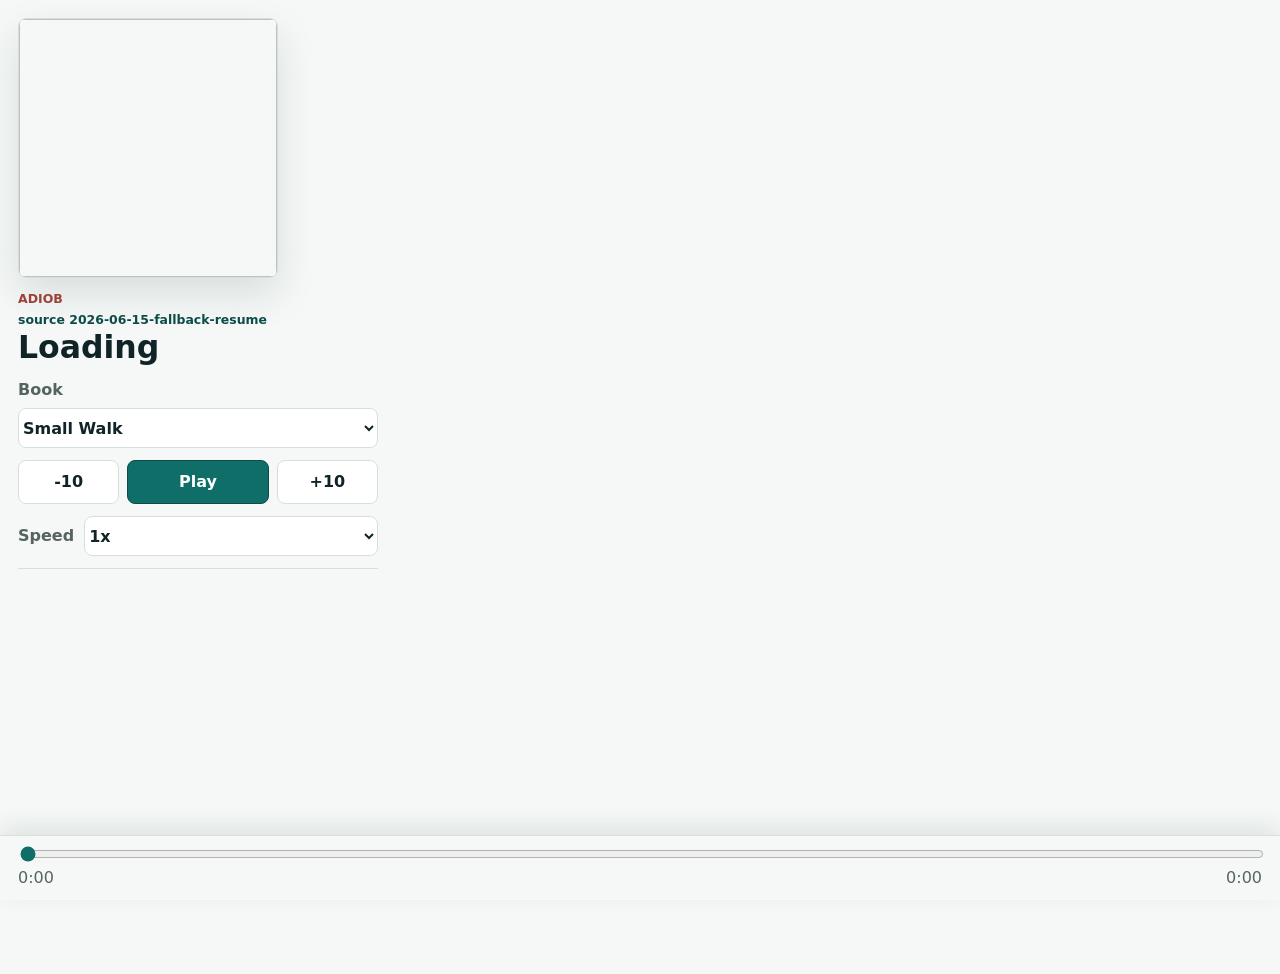
<file: index.html>
<!doctype html>
<html lang="en">
  <head>
    <meta charset="utf-8" />
    <meta name="viewport" content="width=device-width, initial-scale=1" />
    <meta name="color-scheme" content="light" />
    <meta http-equiv="refresh" content="0; url=field-notes-819a/" />
    <link rel="canonical" href="field-notes-819a/" />
    <title>adiob</title>
    <link rel="stylesheet" href="src/style.css" />
  </head>
  <body>
    <main class="fake-page" aria-labelledby="page-title">
      <h1 id="page-title">adiob</h1>
      <p><a href="field-notes-819a/">Open the audiobook reader</a></p>
    </main>
  </body>
</html>
</file>
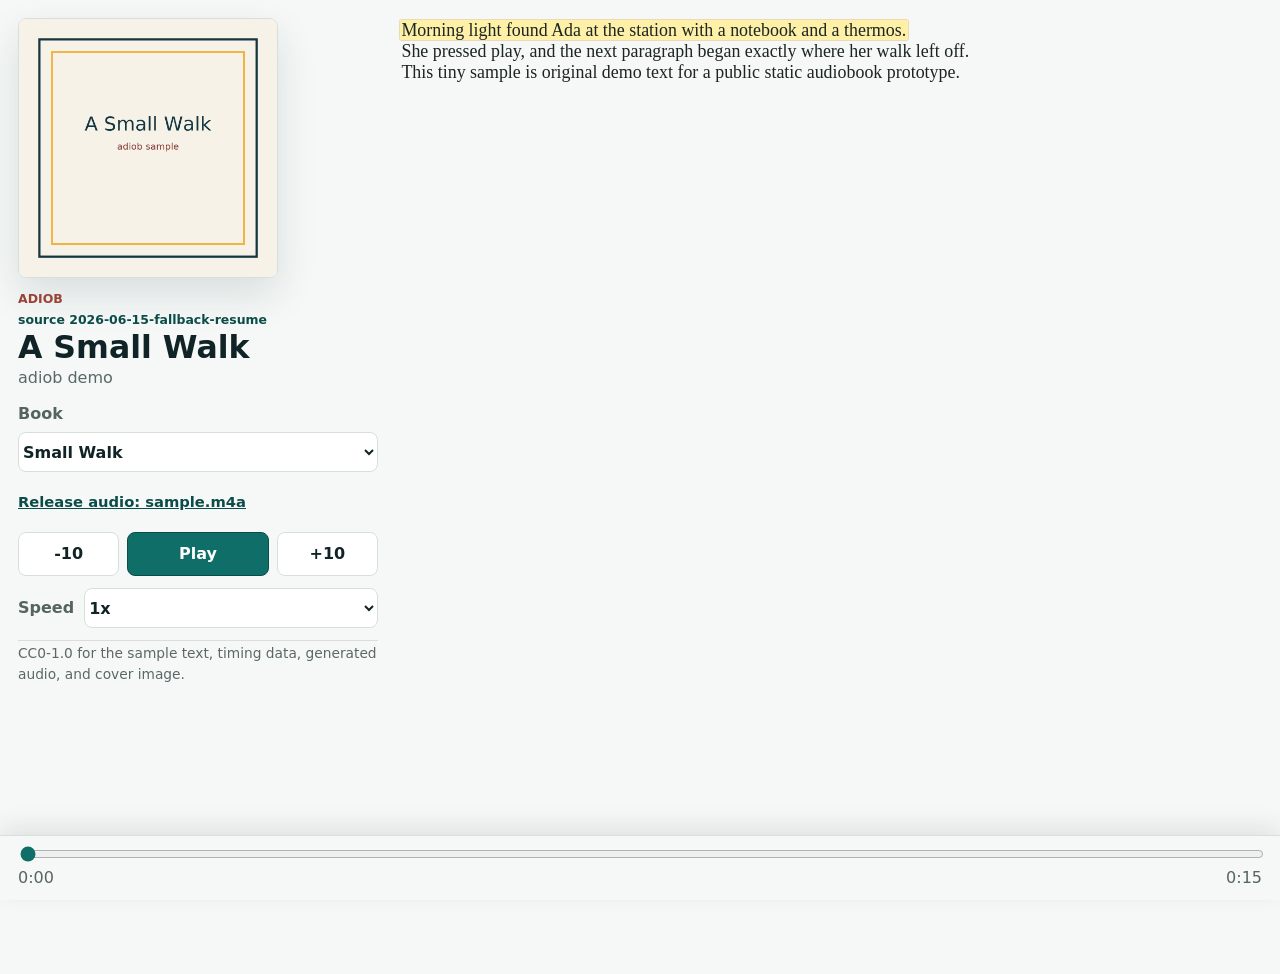
<file: field-notes-819a/index.html>
<!doctype html>
<html lang="en">
  <head>
    <meta charset="utf-8" />
    <meta name="viewport" content="width=device-width, initial-scale=1" />
    <meta name="color-scheme" content="light" />
    <title>adiob</title>
    <link rel="stylesheet" href="../src/style.css" />
  </head>
  <body data-catalog="catalog.json">
    <main class="shell">
      <section class="reader" aria-labelledby="book-title">
        <aside class="panel">
          <img id="cover" class="cover" alt="" width="320" height="320" />
          <div class="book-meta">
            <p class="kicker">adiob</p>
            <p id="build-tag" class="build-tag" data-build="2026-06-15-fallback-resume"></p>
            <h1 id="book-title">Loading</h1>
            <p id="book-author"></p>
          </div>
          <label id="book-picker" class="book-picker">
            <span>Book</span>
            <select id="book-select" aria-label="Book selection"></select>
          </label>
          <audio id="audio" preload="metadata"></audio>
          <a id="release-audio" class="release-link" hidden>Release audio</a>
          <div class="transport" aria-label="Playback controls">
            <button id="back" type="button" aria-label="Back 10 seconds">-10</button>
            <button id="play" type="button">Play</button>
            <button id="forward" type="button" aria-label="Forward 10 seconds">+10</button>
          </div>
          <label class="rate-control">
            <span>Speed</span>
            <select id="playback-rate" aria-label="Playback speed">
              <option value="0.75">0.75x</option>
              <option value="1" selected>1x</option>
              <option value="1.25">1.25x</option>
              <option value="1.5">1.5x</option>
              <option value="2">2x</option>
            </select>
          </label>
          <p id="book-license" class="license"></p>
        </aside>
        <div class="content">
          <div id="page-tools" class="page-tools" hidden>
            <label class="page-picker">
              <span>Page</span>
              <select id="page-select" aria-label="Page selection"></select>
            </label>
            <div class="page-nav" aria-label="Page controls">
              <button id="prev-page" type="button">Previous</button>
              <span id="page-status"></span>
              <button id="next-page" type="button">Next</button>
            </div>
          </div>
          <article id="segments" class="segments" aria-label="Transcript"></article>
          <div class="timeline">
            <span id="current-time">0:00</span>
            <input id="scrub" type="range" min="0" max="0" step="0.001" value="0" aria-label="Timeline" />
            <span id="duration">0:00</span>
          </div>
        </div>
      </section>
    </main>
    <script type="module" src="../src/app.js"></script>
  </body>
</html>
</file>
<file: src/style.css>
:root {
  color: #102326;
  background: #f5f8f7;
  font-family:
    Inter, ui-sans-serif, system-ui, -apple-system, BlinkMacSystemFont, "Segoe UI", sans-serif;
  line-height: 1.5;
  --accent: #0f6f68;
  --accent-dark: #0b4c49;
  --gold: #d7a339;
  --line: #d7dedb;
  --paper: #ffffff;
  --rust: #9a4238;
  --shadow: 0 16px 40px rgb(16 35 38 / 12%);
  --timeline-reserve: 74px;
}

* {
  box-sizing: border-box;
}

body {
  margin: 0;
  min-width: 320px;
  padding-bottom: var(--timeline-reserve);
}

button,
input,
select {
  font: inherit;
}

.shell {
  min-height: 100vh;
  padding: 18px 18px 0;
}

.reader {
  display: grid;
  grid-template-columns: minmax(260px, 360px) minmax(0, 1fr);
  align-items: start;
  gap: 20px;
  width: 100%;
  min-width: 0;
  max-width: none;
  margin: 0 auto;
}

.panel {
  align-self: start;
  position: sticky;
  top: 18px;
  display: grid;
  gap: 12px;
  width: 100%;
  max-width: 100%;
  min-width: 0;
}

.panel > * {
  min-width: 0;
}

.cover {
  width: min(100%, 260px);
  aspect-ratio: 1;
  height: auto;
  border: 1px solid var(--line);
  border-radius: 8px;
  box-shadow: var(--shadow);
  object-fit: cover;
}

.book-meta {
  display: grid;
  gap: 2px;
}

.kicker,
.build-tag,
.license,
.notice,
#book-author {
  margin: 0;
  color: #5b6867;
}

.kicker {
  color: var(--rust);
  font-size: 0.78rem;
  font-weight: 800;
  letter-spacing: 0;
  text-transform: uppercase;
}

.build-tag {
  color: var(--accent-dark);
  font-size: 0.78rem;
  font-weight: 800;
}

h1 {
  margin: 0;
  font-size: clamp(2rem, 2rem + 1vw, 3rem);
  line-height: 1;
}

.book-meta h1 {
  font-size: clamp(1.55rem, 1.25rem + 0.9vw, 2.15rem);
  line-height: 1.04;
  overflow-wrap: anywhere;
}

.transport {
  display: grid;
  grid-template-columns: minmax(0, 1fr) minmax(0, 1.4fr) minmax(0, 1fr);
  gap: 8px;
  width: 100%;
  max-width: 100%;
  min-width: 0;
}

.transport button {
  min-height: 44px;
  min-width: 0;
  border: 1px solid var(--line);
  border-radius: 8px;
  color: #102326;
  background: var(--paper);
  cursor: pointer;
  font-weight: 800;
}

.transport button:hover,
.transport button:focus-visible,
.page-nav button:hover,
.page-nav button:focus-visible,
.page-picker select:focus-visible,
.rate-control select:focus-visible {
  border-color: var(--accent);
  outline: 3px solid rgb(15 111 104 / 18%);
}

#play {
  border-color: var(--accent-dark);
  color: #ffffff;
  background: var(--accent);
}

.rate-control {
  display: grid;
  grid-template-columns: auto minmax(0, 1fr);
  align-items: center;
  gap: 10px;
  width: 100%;
  color: #566461;
  font-weight: 800;
}

.book-picker {
  display: grid;
  gap: 6px;
  width: 100%;
  color: #566461;
  font-weight: 800;
}

.book-picker select {
  min-height: 40px;
  min-width: 0;
  border: 1px solid var(--line);
  border-radius: 8px;
  color: #102326;
  background: var(--paper);
}

.book-picker select:focus-visible {
  border-color: var(--accent);
  outline: 3px solid rgb(15 111 104 / 18%);
}

.book-picker[hidden] {
  display: none;
}

.content {
  display: grid;
  grid-template-rows: auto minmax(0, 1fr);
  gap: 10px;
  min-width: 0;
  height: calc(100vh - 36px);
}

.page-tools {
  display: grid;
  grid-template-columns: minmax(0, 1fr) auto;
  align-items: end;
  gap: 10px;
  min-width: 0;
  color: #566461;
  font-weight: 800;
}

.page-tools[hidden] {
  display: none;
}

.page-picker {
  display: grid;
  gap: 6px;
  min-width: 0;
}

.page-picker select {
  min-height: 40px;
  min-width: 0;
  border: 1px solid var(--line);
  border-radius: 8px;
  color: #102326;
  background: var(--paper);
}

.page-nav {
  display: grid;
  grid-template-columns: auto minmax(5ch, auto) auto;
  align-items: center;
  gap: 8px;
  white-space: nowrap;
}

.page-nav button {
  min-height: 40px;
  border: 1px solid var(--line);
  border-radius: 8px;
  color: #102326;
  background: var(--paper);
  cursor: pointer;
  font-weight: 800;
}

.page-nav button:disabled,
.transport button:disabled {
  color: #8a9693;
  cursor: default;
  background: #eef3f1;
}

.rate-control select {
  min-height: 40px;
  min-width: 0;
  border: 1px solid var(--line);
  border-radius: 8px;
  color: #102326;
  background: var(--paper);
}

.timeline {
  position: fixed;
  right: 0;
  bottom: 0;
  left: 0;
  z-index: 20;
  display: grid;
  grid-template-columns: 1fr 1fr;
  align-items: center;
  gap: 2px 10px;
  width: 100vw;
  max-width: none;
  padding: 8px 18px 10px;
  border-top: 1px solid var(--line);
  background: #f5f8f7;
  box-shadow: 0 -8px 24px rgb(16 35 38 / 10%);
  color: #566461;
  font-variant-numeric: tabular-nums;
}

#scrub {
  grid-column: 1 / -1;
  grid-row: 1;
  min-width: 0;
  width: 100%;
  accent-color: var(--accent);
  cursor: pointer;
  touch-action: none;
}

#current-time {
  grid-column: 1;
  grid-row: 2;
}

#duration {
  grid-column: 2;
  grid-row: 2;
  text-align: right;
}

.license {
  padding-top: 2px;
  border-top: 1px solid var(--line);
  font-size: 0.86rem;
  overflow-wrap: anywhere;
}

.license[hidden] {
  display: none;
}

.notice {
  font-size: 0.82rem;
  overflow-wrap: anywhere;
}

.release-link {
  display: inline-flex;
  align-items: center;
  min-height: 36px;
  width: fit-content;
  max-width: 100%;
  color: var(--accent-dark);
  font-size: 0.92rem;
  font-weight: 800;
  overflow-wrap: anywhere;
}

.release-link[hidden] {
  display: none;
}

.segments {
  min-width: 0;
  max-width: min(76ch, 100%);
  min-height: 0;
  padding: 2px 2px var(--timeline-reserve);
  scroll-padding-bottom: var(--timeline-reserve);
  overflow: auto;
  color: #1c2522;
  font-family: Georgia, "Times New Roman", Times, serif;
  font-size: 1.12rem;
  line-height: 1.18;
}

.segment {
  display: inline;
  margin: 0 0.18em 0 0;
  padding: 0;
  border: 0;
  color: inherit;
  background: transparent;
  cursor: pointer;
  appearance: none;
  font: inherit;
  text-align: left;
  line-height: inherit;
  overflow-wrap: break-word;
}

.segment-text {
  padding: 0 0.08em;
  border-radius: 2px;
  box-decoration-break: clone;
  -webkit-box-decoration-break: clone;
}

.segment:hover .segment-text {
  background: #edf4f1;
}

.segment:focus-visible {
  outline: 0;
}

.segment:focus-visible .segment-text {
  outline: 2px solid rgb(15 111 104 / 45%);
  outline-offset: 2px;
}

.segment.active .segment-text {
  background: #fff0a8;
  box-shadow: 0 0 0 1px rgb(215 163 57 / 35%);
}

.segment.active:hover .segment-text {
  background: #fff0a8;
}

.load-error {
  margin: 0;
  padding: 16px;
  border: 1px solid #e3beb9;
  border-radius: 8px;
  color: #6e2019;
  background: #fff5f3;
}

.fake-page {
  display: grid;
  align-content: start;
  gap: 10px;
  min-height: 100vh;
  max-width: 54ch;
  margin: 0 auto;
  padding: 42px 18px;
}

.fake-page h1,
.fake-page p {
  margin: 0;
}

.fake-page h1 {
  font-size: 1.8rem;
}

.fake-page p {
  color: #5b6867;
}

@media (max-width: 760px) {
  .shell {
    padding: 12px 12px 0;
  }

.reader {
    grid-template-columns: 1fr;
    gap: 14px;
    overflow: hidden;
  }

  .panel {
    position: static;
  }

  .transport {
    grid-template-columns: repeat(3, minmax(0, 1fr));
  }

  .transport button {
    padding: 0 8px;
  }

  .cover {
    width: min(100%, 220px);
  }

  .content {
    height: auto;
  }

  .page-tools {
    grid-template-columns: 1fr;
    align-items: stretch;
  }

  .page-nav {
    grid-template-columns: minmax(0, 1fr) auto minmax(0, 1fr);
  }

  .segments {
    max-height: none;
    padding-bottom: var(--timeline-reserve);
    overflow: visible;
    font-size: 1.04rem;
  }

  .timeline {
    padding-inline: 12px;
  }
}
</file>
